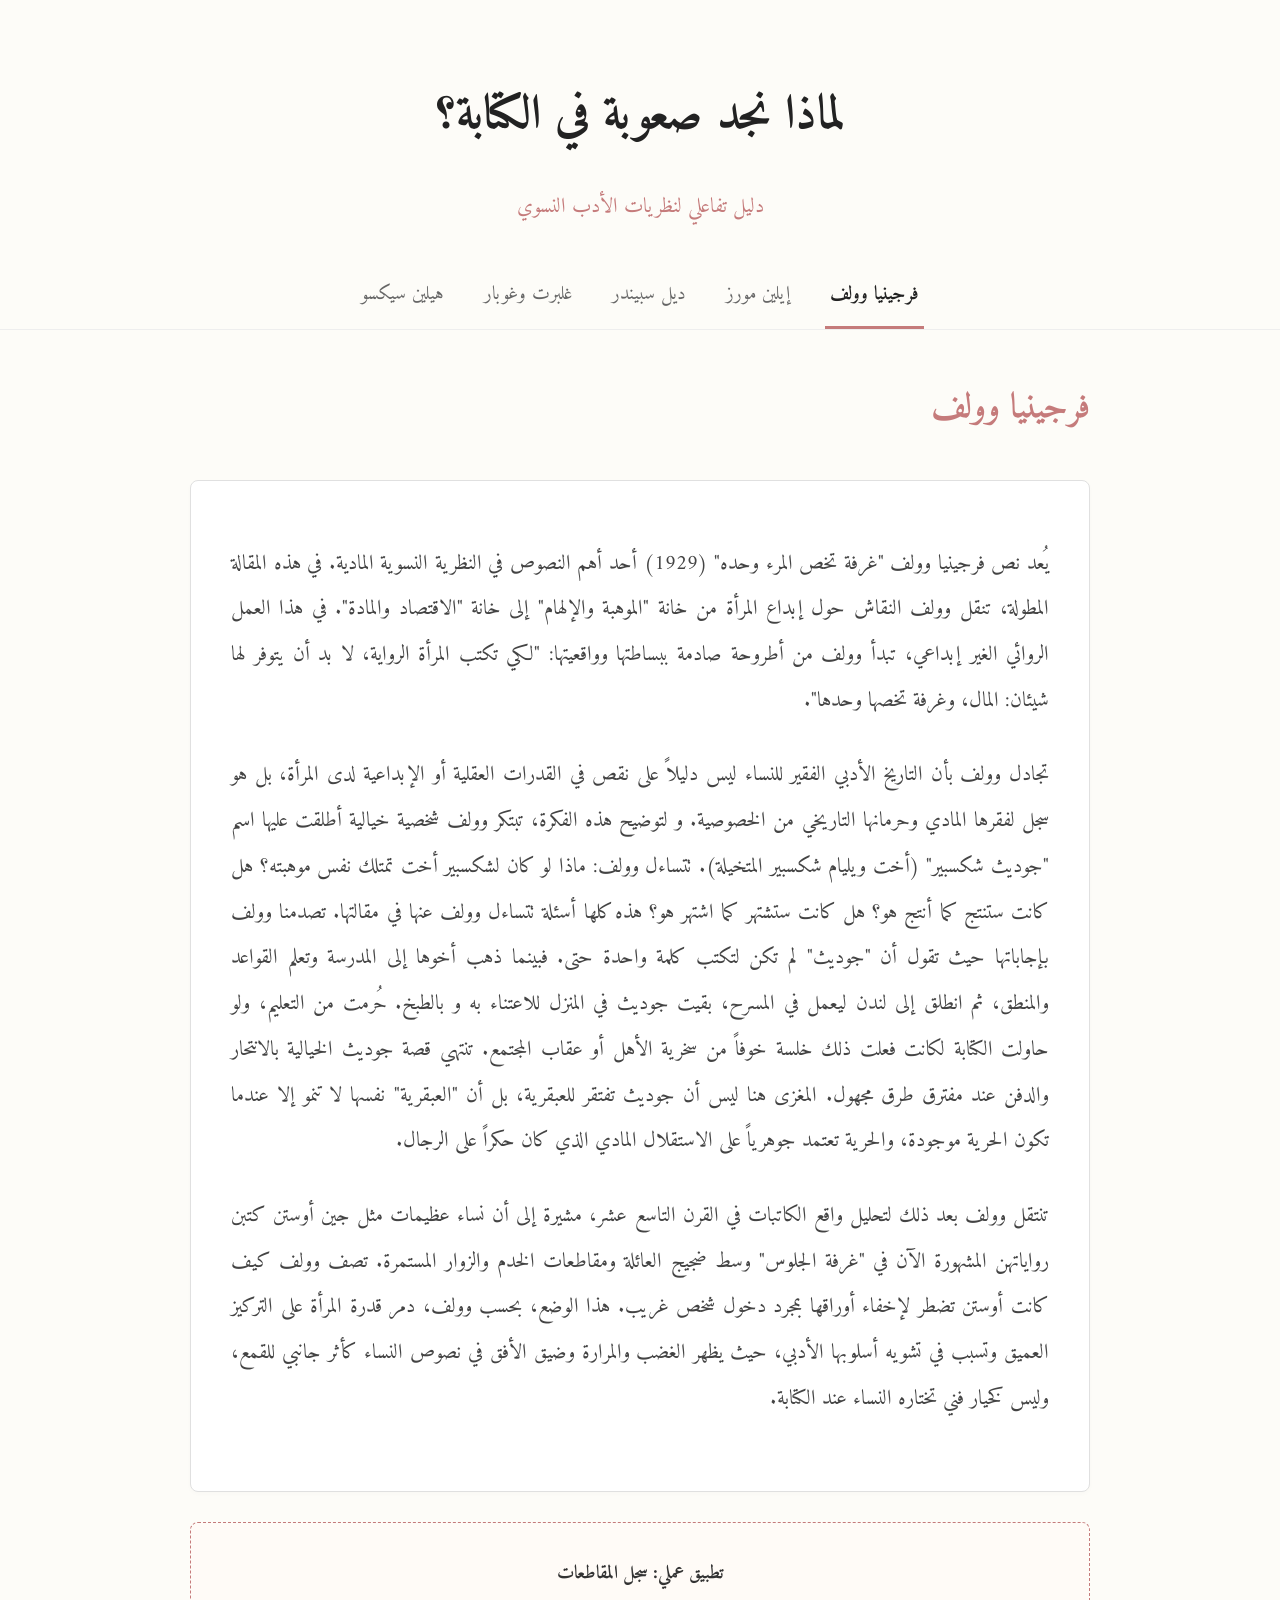
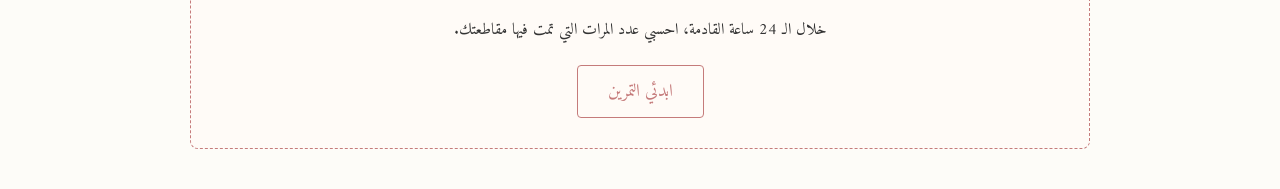
<file: index.html>
<!DOCTYPE html>
<html lang="ar" dir="rtl">
  <head>
    <meta charset="UTF-8" />
    <meta name="viewport" content="width=device-width, initial-scale=1.0" />
    <title>مشروع الكتابة النسوية</title>

    <link rel="stylesheet" href="style.css" />

    <link rel="preconnect" href="https://fonts.googleapis.com" />
    <link rel="preconnect" href="https://fonts.gstatic.com" crossorigin />
    <link
      href="https://fonts.googleapis.com/css2?family=Amiri:ital,wght@0,400;0,700;1,400&display=swap"
      rel="stylesheet"
    />

    <script
      async
      src="https://www.googletagmanager.com/gtag/js?id=G-BK69WPKWYD"
    ></script>
    <script>
      window.dataLayer = window.dataLayer || [];
      function gtag() {
        dataLayer.push(arguments);
      }
      gtag('js', new Date());

      gtag('config', 'G-BK69WPKWYD');
    </script>
  </head>
  <body>
    <header>
      <h1>لماذا نجد صعوبة في الكتابة؟</h1>
      <div class="subtitle">دليل تفاعلي لنظريات الأدب النسوي</div>
    </header>

    <nav class="main-nav">
      <button class="nav-btn active" data-target="woolf">فرجينيا وولف</button>
      <button class="nav-btn" data-target="moers">إيلين مورز</button>
      <button class="nav-btn" data-target="spender">ديل سبيندر</button>
      <button class="nav-btn" data-target="gilbert">غلبرت وغوبار</button>
      <button class="nav-btn" data-target="cixous">هيلين سيكسو</button>
    </nav>

    <main class="container">
      <section id="woolf" class="theory-section active">
        <h2>فرجينيا وولف</h2>
        <div class="reading-content">
          <p>
            يُعد نص فرجينيا وولف "غرفة تخص المرء وحده" (1929) أحد أهم النصوص في
            النظرية النسوية المادية. في هذه المقالة المطولة، تنقل وولف النقاش
            حول إبداع المرأة من خانة "الموهبة والإلهام" إلى خانة "الاقتصاد
            والمادة". في هذا العمل الروائي الغير إبداعي، تبدأ وولف من أطروحة
            صادمة ببساطتها وواقعيتها: "لكي تكتب المرأة الرواية، لا بد أن يتوفر
            لها شيئان: المال، وغرفة تخصها وحدها".
          </p>
          <p>
            تجادل وولف بأن التاريخ الأدبي الفقير للنساء ليس دليلاً على نقص في
            القدرات العقلية أو الإبداعية لدى المرأة، بل هو سجل لفقرها المادي
            وحرمانها التاريخي من الخصوصية. و لتوضيح هذه الفكرة، تبتكر وولف شخصية
            خيالية أطلقت عليها اسم "جوديث شكسبير" (أخت ويليام شكسبير المتخيلة).
            تتساءل وولف: ماذا لو كان لشكسبير أخت تمتلك نفس موهبته؟ هل كانت ستنتج
            كما أنتج هو؟ هل كانت ستشتهر كما اشتهر هو؟ هذه كلها أسئلة تتساءل وولف
            عنها في مقالتها. تصدمنا وولف بإجاباتها حيث تقول أن "جوديث" لم تكن
            لتكتب كلمة واحدة حتى. فبينما ذهب أخوها إلى المدرسة وتعلم القواعد
            والمنطق، ثم انطلق إلى لندن ليعمل في المسرح، بقيت جوديث في المنزل
            للاعتناء به و بالطبخ. حُرمت من التعليم، ولو حاولت الكتابة لكانت فعلت
            ذلك خلسة خوفاً من سخرية الأهل أو عقاب المجتمع. تنتهي قصة جوديث
            الخيالية بالانتحار والدفن عند مفترق طرق مجهول. المغزى هنا ليس أن
            جوديث تفتقر للعبقرية، بل أن "العبقرية" نفسها لا تنمو إلا عندما تكون
            الحرية موجودة، والحرية تعتمد جوهرياً على الاستقلال المادي الذي كان
            حكراً على الرجال.
          </p>
          <p>
            تنتقل وولف بعد ذلك لتحليل واقع الكاتبات في القرن التاسع عشر، مشيرة
            إلى أن نساء عظيمات مثل جين أوستن كتبن رواياتهن المشهورة الآن في
            "غرفة الجلوس" وسط ضجيج العائلة ومقاطعات الخدم والزوار المستمرة. تصف
            وولف كيف كانت أوستن تضطر لإخفاء أوراقها بمجرد دخول شخص غريب. هذا
            الوضع، بحسب وولف، دمر قدرة المرأة على التركيز العميق وتسبب في تشويه
            أسلوبها الأدبي، حيث يظهر الغضب والمرارة وضيق الأفق في نصوص النساء
            كأثر جانبي للقمع، وليس كخيار فني تختاره النساء عند الكتابة.
          </p>
        </div>
        <div class="interactive-box">
          <h3>تطبيق عملي: سجل المقاطعات</h3>
          <p>
            خلال الـ 24 ساعة القادمة، احسبي عدد المرات التي تمت فيها مقاطعتك.
          </p>
          <button class="action-btn">ابدئي التمرين</button>
          <div class="result-panel">
            <p>
              <strong>المهمة:</strong> قارني وقتك بوقت الرجال في العائلة. هل
              وقتك "ملك عام"؟
            </p>
          </div>
        </div>
      </section>

      <section id="moers" class="theory-section">
        <h2>إيلين مورز</h2>
        <div class="reading-content">
          <p>
            في كتابها "المرأة الأدبية" (1976) في فصلها الثالث "التقاليد الأدبية
            النسائية والموهبة الفردية" تناقش مورز كيف شكلت الكاتبات النساء في
            القرن التاسع عشر تقليدًا أدبيًا خاصًا بهن، نابع من ظروف العزلة
            الاجتماعية والأكاديمية التي فُرضت عليهن. فبينما كان الكتاب الرجال
            يتمتعون بحرية التجمع في الجامعات والمقاهي لتبادل الأفكار، كانت
            النساء معزولات في منازلهن. ونتيجة لذلك، لم يكن أمامهن سوى قراءة
            أعمال بعضهن البعض بعمق شديد، مما خلق نوعاً من "القرابة الحميمة"
            والحوار الأدبي عبر النصوص، بدلًا من اللقاءات الشخصية المباشرة. تتخذ
            مورز من جين أوستن مثالاً بارزاً، فرغم أنها لم تختلط بأدباء عصرها
            الكبار مثل ويليام وردزورث، إلا أنها استمدت قوتها الفنية من قراءة
            ونقد روايات النساء الأخريات في زمنها. وتنتقل مورز لتحليل العلاقة
            الأدبية المعقدة بين جورج إليوت (ماري آن ايفانز) وجين أوستن. تشير
            مورز إلى أن جورج هنري لويس (شريك إليوت) وجهها لدراسة أعمال أوستن
            لتعلم اسلوبها الكتابي. وتجادل مورز بأن رواية إليوت الأولى "آدم بيد"
            جاءت بمثابة رد فعل تنافسي أو "أخوي" على رواية إيما لأوستن، حيث قامت
            إليوت بقلب عالم أوستن رأساً على عقب، جاعلة من الشخصيات الريفية
            والطبقة العاملة (التي همشتها أوستن) مركزاً لعملها الروائي. كما يتطرق
            الفصل إلى التأثير الكبير للكاتبة الفرنسية جورج ساند على الكاتبات
            الإنجليزيات، وكيف كانت مراسلات إليزابيث باريت براونينغ وماري ميتفورد
            تعكس هذا الشغف الأدبي والفضول تجاه حياة الكاتبات الأخريات. وتخلص
            مورز إلى أن "الأدب النسائي" كان بمثابة المصدر الأساسي للثقة والتدريب
            للكاتبات، حيث وفر لهن نماذج يحتذين بها أو يتجاوزنها، مما سمح بظهور
            أصوات نسائية فريدة مثل إميلي ديكنسون التي استفادت من هذا الإرث
            الأدبي النسائي على الرغم من عزلتها الشخصية. لذلك تدحض ايلين مورز كل
            من يقول أن النساء ليس لديهن تاريخ أدبي جماعي يعتمدن عليه.
          </p>
        </div>
        <div class="interactive-box">
          <h3>تطبيق عملي: البحث عن الأخوات</h3>
          <p>ابحثي عن كاتبة قديمة تشبه أسلوبك في الكتابة.</p>
          <button class="action-btn">استكشاف</button>
          <div class="result-panel">
            <p>
              <strong>المهمة:</strong> قراءة رسائل الكاتبات لبعضهن تمنحك شعوراً
              بالانتماء.
            </p>
          </div>
        </div>
      </section>

      <section id="spender" class="theory-section">
        <h2>ديل سبيندر</h2>
        <div class="reading-content">
          <p>
            في مقالتها "المرأة والتاريخ الأدبي" (1997) تبدأ الكاتبة النسوية
            سبيندر، المعروفة بارتدائها اللون البنفسجي حصرًا خلال فترة حياتها،
            بالتحدث عن كيف حتى عندما تدرس المرأة الأدب، محتوى مواد الجامعة
            غالبًا ما يكون مركزًا على "القصص العظمية" التي غالبًا ما تكون كتبت
            من قبل الروائيين الرجال. حتى عندما تُذكر النساء، فغالبًا ما تُذكر
            جين أوستن فقط، وبالتالي يُترك خريجين هذه الأقسام الأدبية لأن
            يتساءلوا عما حصل للكاتبات قبلها. تتساءل سبيندر نفسها، وهي خريجة من
            الأدب الإنكليزي، في مقالتها عما حصل للكاتبات النساء، هل لم يُكن
            موجودات في الأصل؟ أم هل كانت كتابتهن سيئة وغير مثيرة للاهتمام مما
            يجعلها قابلة النسيان؟ تحاول سبيندر أن تعرف ماذا حصل لهن ليختفين من
            المناهج الدراسية في الجامعات حول العالم؟ ما كانت أخبارهن وعن ماذا
            كتبن؟
          </p>
          <p>
            لتجد أجوبة لأسئلتها، تأخذ سبيندر بالبحث في المكاتب عن هذه النساء
            التي تسبق جين اوستن. خلال بحثها، اكتشفت أنه ، في الواقع، كانت كتابة
            الرواية تُرى بأنها هواية نسائية ، محتكرة على النساء فقط، وحتى أعمال
            النساء كانت أعمال محترمة ولها صيت عالي في المجتمع الأدبي. لتكتشفت
            هذه الحقائق، نظرت سبيندر على المراجعات على أعمال بعض الكاتبات
            الموقرات التي اكتشتفتهم، مثل شارلوت لينوكس، ماري ولستونكرافت، فاني
            بروني، إليزابيث إنشبولد ، ماري هيز، اميليا اوبي، واخيرا ماريا
            إدجورث. اكتشفت سبيندر أن في القرن الثامن عشر، كانت النساء تنتج
            الروايات الأدبية بأضعاف الأعمال الذكورية. هذا الإكتشاف يجعلها تتساءل
            أكثر، ما الذي غير هذه النظرة؟ لماذا حذف الأدب النسائي من الأدب
            المعتمد حول العالم؟ ثم تبدأ سبيندر تقترح بعض الاحتمالات التي أنتجت
            تاريخ أدب ذكوري، منها أنه المجتمع الذكوري لا يستطيع بل أن يفترض أن
            التاريخ الأدبي أيضا هو ذكوري بما أنه نتج من نوعية هذا المجتمع. في
            إحتمال آخر، تجادل سبيندر أن السبب هو أن الرجال كانوا يسرقون الأعمال
            الأدبية التي أنتجتها كاتبات وينسبوها إلى أنفسهم عندما بدأت كتابتهم
            تشتهر، مثل الكاتبة إليزا هايوود. ثم من ذلك المبدأ، بدأت كتابات
            الرجال تشتهر ايضا، والتاريخ يعترف فقط بالرجال الذين أثبتوا أنفسهم،
            هاملين الكاتبات اللاتي أعمالهن سرقت. وختامًا، ترى سبيندر أن الأمر
            يتجاوز السرقات الفردية ليصل إلى هيمنة الرجال على المؤسسة النقدية
            والتاريخية. فحينما اكتسبت الرواية مكانة فنية مرموقة، تولى النقاد
            الرجال وضع معايير "الجودة" بما يخدمهم. ليعيدوا كتابة تاريخ الأدب
            بطريقة تمجد التجارب الذكورية وتهمش الإرث النسائي، محولين هذا الإقصاء
            إلى سياسة مدروسة ومعتمدة لمحو "أمهات الرواية" من الذاكرة الجماعية في
            دراسة الأدب.
          </p>
        </div>
        <div class="interactive-box">
          <h3>تطبيق عملي: شجرة العائلة المفقودة</h3>
          <p>
            حاولي تذكر أسماء 5 كاتبات عراقيات أو عربيات قرأت لهن في المدرسة.
          </p>
          <button class="action-btn">كشف الحقيقة</button>
          <div class="result-panel">
            <p>
              <strong>المهمة:</strong> إذا لم تستطيعي، فهذا دليل على "المحو".
              ابحثي اليوم عن كاتبة منسية.
            </p>
          </div>
        </div>
        <div class="interactive-box" style="margin-top: 15px">
          <h3>تطبيق عملي: شجرة العائلة المفقودة (2)</h3>
          <p>حاولي تذكر الاسم الثلاثي الكامل لجدة والدتكِ (أم أمكِ).</p>
          <button class="action-btn">تحليل الذاكرة</button>
          <div class="result-panel">
            <p>
              <strong>المهمة:</strong> غالباً ما نحفظ نسب الآباء لسابع جد، بينما
              تسقط أسماء النساء من الذاكرة العائلية بعد جيلين فقط. هذا هو المحو
              على المستوى الشخصي.
            </p>
          </div>
        </div>
      </section>

      <section id="gilbert" class="theory-section">
        <h2>غلبرت وغوبار</h2>
        <div class="reading-content">
          <p>
            في أحد فصول كتابهن "المرأة المجنونة في العلية" (1979) تتناول كل من
            غلربت و غوبار موضوع القلق الذي تمر به النساء عند الكتابة، خصوصا،
            الكاتبة الأدبية. الفصل "المرأة الكاتبة والقلق من التأليف" يقارن بين
            "القلق من التأثير" الذي يواجهه الرجال من ناحية، و"القلق من التأليف"
            الذي تواجهه النساء من ناحية أخرى. تقولان غلربت و غوبار أن المؤلفين
            الرجال غالبا ما يخافون أن يتأثرون بالمؤلفات التي قدمها الرجال من
            قبلهم، بمعنى أنهم يخشون أن تكون كتاباتهم الجديدة محط مقارنة بين
            الكُتاب الرجال السابقين واللاحقين. تقولان إن بلوم ،أحد الدارسين
            للتاريخ النفسي للكتابة، كان مصرًا على أن هذا التاريخ ذكري ولا يمكن
            شرحه إلا بطريقة تلائم الرجال. تقولان أن بلوم ناقش هذا العقدة التي
            تسعى إلى تدمير ما كتبه الرجال من قبل هذا الكاتب، وحتى قبله، حيث يقول
            "لا يصبح الرجل شاعرًا إلا بإبطال والده الشعري بطريقة أو بأخرى".
          </p>
          <p>
            تجادل غلبرت و غوبار بأنه إذا استخدمنا نموذج بلوم الأبوي للشعر، فإننا
            سندرك حتمًا أن الكاتبة لا تختبر "قلق التأثير" بنفس الطريقة التي
            يختبرها نظيرها الرجل. والسبب بسيط: وهو أن الكاتبة عليها أن تواجه
            أسلافًا أدبيين أغلبهم من الذكور، مما يجعلهم مختلفين عنها بشكل جوهري.
            هؤلاء الأسلاف لا يجسدون السلطة الأبوية فحسب، بل يحاولون سجن المرأة
            داخل تعريفات ضيقة لما تستطيع كتابته. يحبسونها في صور نمطية متطرفة
            (إما 'الملاك' أو 'الوحش'). هذه الصور النمطية التي يفرضها السلف الذكر
            تخلق صراعًا حادًا مع شعور الكاتبة بذاتها، وباستقلاليتها، وبقدرتها
            الإبداعية. حيث تبدأ تشعر بأن هناك تفاوت بين حقيقة أن الذكر هو الذي
            يمثل السلطة، ولكن من ناحية أخرى، يفشل في تقديم نموذج يفسر أو يحدد
            الطريقة التي تختبر بها المرأة هويتها ككاتبة. علاوة على ذلك، فإن
            السلطة الذكورية التي يبني بها هؤلاء الكتاب شخصياتهم الأدبية، وصراعات
            القوة الشرسة التي يخوضونها لخلق ذواتهم، تبدو للكاتبة متناقضة تماماً
            مع شروط تعريفها لجندرها. وعليه، فإن "قلق التأثير" الذي يعيشه الشاعر
            الرجل، تشعر به الشاعرة أو الكاتبة كقلق أولي وأعمق تسميه الكاتبتان
            "قلق التأليف"؛ وهو خوف جذري ينتاب المرأة من أنها عاجزة عن الإبداع
            والتأليف، وبما أنها لا تستطيع أبداً أن تصبح سلفًا (لأن الأسلاف
            رجال)، فإن فعل الكتابة بحد ذاته قد يؤدي إلى عزلتها أو تدميرها.
          </p>
        </div>
        <div class="interactive-box">
          <h3>تطبيق عملي: تشخيص الناقد الداخلي</h3>
          <p>اكتبي جملة كنتِ تخافين من نشرها بسبب "الصوت الداخلي".</p>
          <button class="action-btn">تحليل الخوف</button>
          <div class="result-panel">
            <p>
              <strong>المهمة:</strong> هل خفتِ لأنها "خاطئة"، أم لأنك خفتِ أن
              تُوصفي بالجنون أو التمرد؟
            </p>
          </div>
        </div>
      </section>

      <section id="cixous" class="theory-section">
        <h2>هيلين سيكسو</h2>
        <div class="reading-content">
          <p>
            تُعد مقالة هيلين سيكسو "ضحكة ميدوسا" (1976) في النظرية النسوية
            الفرنسية، دعوة ثورية للنساء "لتكتبن ذواتهن". تجادل سيكسو بأن التاريخ
            والكتابة قد هيمنا عليهما المنطق الذكوري (Phallocentrism)، وهو نظام
            ذكوري أقصى النساء وعزلتهن عن أجسادهن ورغباتهن، جاعلاً من المرأة
            "القارة المظلمة" التي يخشاها الرجل. تطرح سيكسو مفهوم "الكتابة
            الأنثوية" (Écriture féminine) كأداة للتحرر من هذا النظام. هي ترى أن
            على المرأة أن تكتب من خلال جسدها، فتقيم رابطاً عضوياً بين النص
            والجسد. ترفض سيكسو هذا المنطق الذكوري الخطي والصارم، وتدعو لغة
            سائلة، متفجرة، ومتعددة، تشبه في تدفقها "حليب الأم" (ما تسميه "الحبر
            الأبيض"). بالنسبة لها، الكتابة هي السبيل الوحيد لاستعادة المرأة
            لجسدها الذي صادره النظام الأبوي وحوله إلى مصدر للخجل أو الذنب. تفكك
            سيكسو الرموز الذكورية، وأبرزها أسطورة "ميدوسا". في الأساطير
            التقليدية، ميدوسا هي وحش يقتل من ينظر إليه، ولكن سيكسو تعيد قراءة
            رمز ميدوسا: الرعب هو مجرد إسقاط لمخاوف الرجل من الأنثوية. تقول
            سيكسو: "ما عليك إلا أن تنظر إلى ميدوسا مباشرة لترى أنها ليست مميتة.
            إنها جميلة وتضحك". ضحكة ميدوسا هنا هي فعل مقاومة وسخرية يزعزع النظام
            الأبوي. تختتم سيكسو بأن كتابة المرأة ليست مجرد فعل أدبي، بل هي فعل
            سياسي وتغيير جذري سيعيد تشكيل العالم والعلاقات الإنسانية. لذلك تمثل
            مقالتها حلًا لكل ما تكلمت عنه النساء اللواتي ذكرن في هذا الدليل،
            كسبيندر وغلبرت و غوبار.
          </p>
        </div>
        <div class="interactive-box">
          <h3>تطبيق عملي: الكتابة بالجسد</h3>
          <p>اضبطي المؤقت لـ 5 دقائق واكتبي دون توقف ودون تفكير منطقي.</p>
          <button class="action-btn">بدء الكتابة</button>
          <div class="result-panel">
            <p>
              <strong>المهمة:</strong> صفي شعوراً جسدياً حالياً. دعي النص يتدفق
              كالحبر الأبيض.
            </p>
          </div>
        </div>
      </section>
    </main>

    <script src="script.js"></script>
  </body>
</html>
</file>
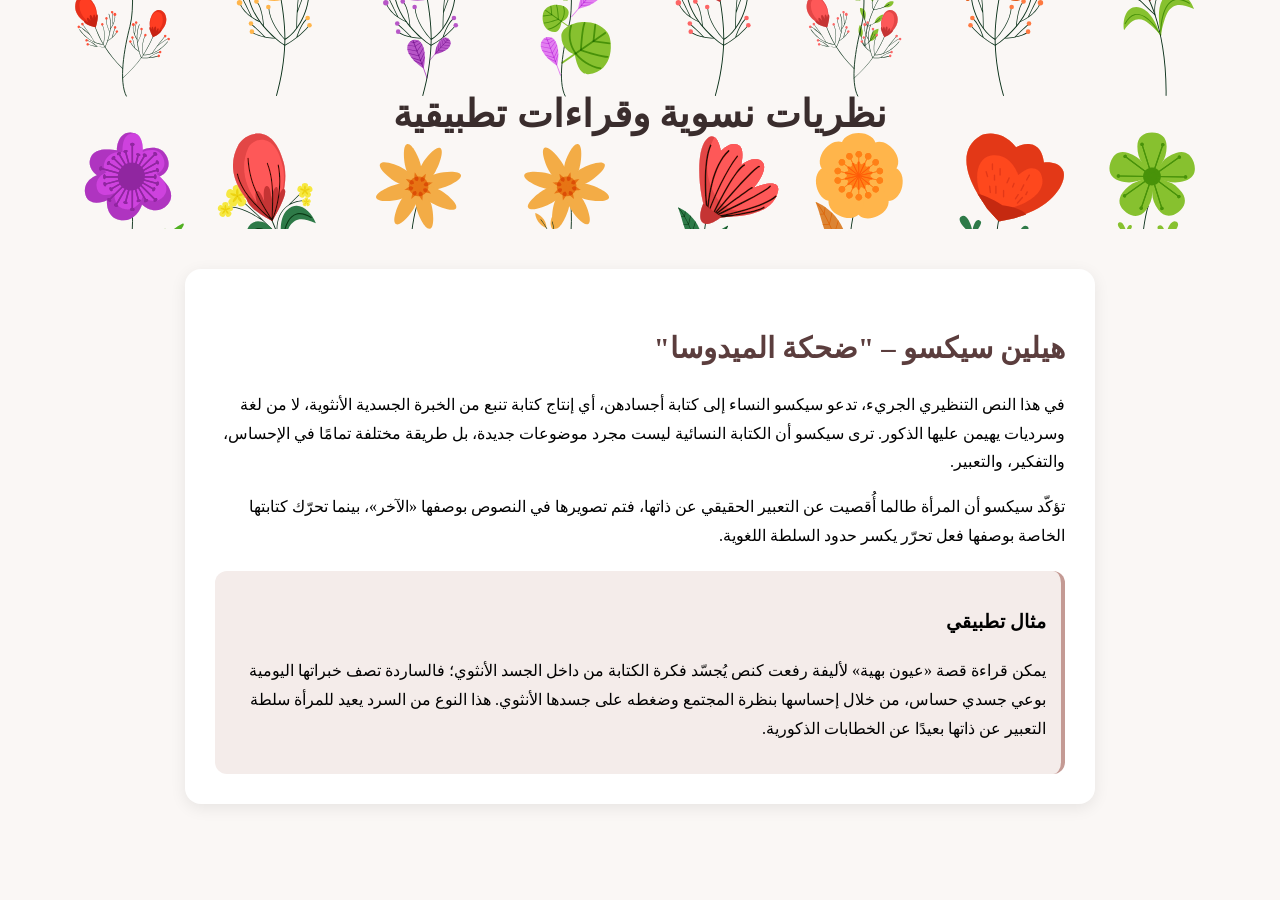
<file: hi.html>
<!DOCTYPE html>
<html lang="ar" dir="rtl">
  <head>
    <meta charset="UTF-8" />
    <meta name="viewport" content="width=device-width, initial-scale=1.0" />
    <title>نظريات نسوية</title>
    <style>
      body {
        margin: 0;
        padding: 0;
        font-family: 'Amiri', serif;
        background: #faf7f5;
        line-height: 1.8;
      }
      header {
        background: url('flowers.svg') center/cover no-repeat;
        padding: 80px 20px;
        text-align: center;
        color: #3a2d2d;
      }
      header h1 {
        font-size: 2.4rem;
        margin: 0;
      }
      .section {
        max-width: 850px;
        margin: 40px auto;
        background: #ffffff;
        padding: 30px;
        border-radius: 16px;
        box-shadow: 0 4px 16px rgba(0, 0, 0, 0.08);
      }
      .section h2 {
        font-size: 1.8rem;
        margin-bottom: 15px;
        color: #5b3d3d;
      }
      .example {
        background: #f4ecea;
        padding: 15px;
        border-radius: 12px;
        margin-top: 20px;
        border-right: 4px solid #c49a94;
      }
    </style>
  </head>
  <body>
    <header>
      <h1>نظريات نسوية وقراءات تطبيقية</h1>
    </header>

    <section class="section">
      <h2>هيلين سيكسو – "ضحكة الميدوسا"</h2>
      <p>
        في هذا النص التنظيري الجريء، تدعو سيكسو النساء إلى كتابة أجسادهن، أي
        إنتاج كتابة تنبع من الخبرة الجسدية الأنثوية، لا من لغة وسرديات يهيمن
        عليها الذكور. ترى سيكسو أن الكتابة النسائية ليست مجرد موضوعات جديدة، بل
        طريقة مختلفة تمامًا في الإحساس، والتفكير، والتعبير.
      </p>
      <p>
        تؤكّد سيكسو أن المرأة طالما أُقصيت عن التعبير الحقيقي عن ذاتها، فتم
        تصويرها في النصوص بوصفها «الآخر»، بينما تحرّك كتابتها الخاصة بوصفها فعل
        تحرّر يكسر حدود السلطة اللغوية.
      </p>

      <div class="example">
        <h3>مثال تطبيقي</h3>
        <p>
          يمكن قراءة قصة «عيون بهية» لأليفة رفعت كنص يُجسّد فكرة الكتابة من داخل
          الجسد الأنثوي؛ فالساردة تصف خبراتها اليومية بوعي جسدي حساس، من خلال
          إحساسها بنظرة المجتمع وضغطه على جسدها الأنثوي. هذا النوع من السرد يعيد
          للمرأة سلطة التعبير عن ذاتها بعيدًا عن الخطابات الذكورية.
        </p>
      </div>
    </section>
  </body>
</html>
</file>
<file: style.css>
:root {
  --bg-color: #fdfcf8;
  --card-bg: #ffffff;
  --text-primary: #333333;
  --text-secondary: #c57b7b;
  --border-color: #e0e0e0;
  --font-main: 'Amiri', serif;
}

body {
  font-family: var(--font-main);
  background-color: var(--bg-color);
  color: var(--text-primary);
  margin: 0;
  padding: 0;
  line-height: 2.2;
  direction: rtl;
}

header {
  text-align: center;
  padding: 4rem 1rem 2rem 1rem;
  background-color: var(--bg-color);
}

header h1 {
  font-size: 3rem;
  margin: 0 0 15px 0;
  color: #222;
  font-weight: 700;
}

.subtitle {
  font-size: 1.3rem;
  color: var(--text-secondary);
  font-family: var(--font-main);
}

.main-nav {
  display: flex;
  justify-content: center;
  flex-wrap: wrap;
  gap: 30px;
  padding: 0 20px;
  background-color: var(--bg-color);
  border-bottom: 1px solid #eee;
  position: sticky;
  top: 0;
  z-index: 100;
}

.nav-btn {
  background: transparent;
  border: none;
  border-bottom: 3px solid transparent;
  color: #666;
  padding: 15px 5px;
  font-family: var(--font-main);
  font-size: 1.2rem;
  cursor: pointer;
  transition: all 0.3s ease;
}

.nav-btn:hover {
  color: var(--text-secondary);
}

.nav-btn.active {
  color: #222;
  font-weight: bold;
  border-bottom-color: var(--text-secondary);
}

.container {
  max-width: 900px;
  margin: 40px auto;
  padding: 0 20px;
}

.theory-section {
  display: none;
  opacity: 0;
  transition: opacity 0.4s ease-in;
}

.theory-section.active {
  display: block;
  opacity: 1;
  animation: fadeEffect 0.6s;
}

@keyframes fadeEffect {
  from {
    opacity: 0;
    transform: translateY(10px);
  }
  to {
    opacity: 1;
    transform: translateY(0);
  }
}

h2 {
  font-size: 2.2rem;
  color: var(--text-secondary);
  margin-bottom: 2rem;
  text-align: right;
}

.reading-content {
  background-color: var(--card-bg);
  border: 1px solid var(--border-color);
  border-radius: 8px;
  padding: 40px;
  box-shadow: 0 2px 5px rgba(0, 0, 0, 0.02);
}

.reading-content p {
  font-size: 1.3rem;
  margin-bottom: 1.8rem;
  text-align: justify;
  color: #444;
}

.interactive-box {
  margin-top: 30px;
  padding: 30px;
  background-color: #fffbf7;
  border: 1px dashed var(--text-secondary);
  border-radius: 8px;
  text-align: center;
}

.interactive-box h3 {
  color: var(--text-primary);
  margin-top: 0;
}

.action-btn {
  background-color: transparent;
  color: var(--text-secondary);
  border: 1px solid var(--text-secondary);
  padding: 10px 30px;
  font-size: 1.1rem;
  font-family: var(--font-main);
  border-radius: 4px;
  cursor: pointer;
  transition: all 0.3s;
}

.action-btn:hover {
  background-color: var(--text-secondary);
  color: #fff;
}

.result-panel {
  max-height: 0;
  overflow: hidden;
  opacity: 0;
  transition: all 0.5s ease;
  margin-top: 0;
}

.result-panel.visible {
  max-height: 500px;
  opacity: 1;
  margin-top: 20px;
  color: #222;
}

@media (max-width: 600px) {
  header h1 {
    font-size: 2rem;
  }

  .main-nav {
    position: relative;
    gap: 10px;
    padding: 10px;
  }

  .nav-btn {
    width: 100%;
    border-bottom: 1px solid #eee;
    padding: 10px;
  }

  .nav-btn.active {
    border-bottom: 3px solid var(--text-secondary);
    background-color: #fafafa;
  }

  .reading-content {
    padding: 20px;
  }
}
</file>
